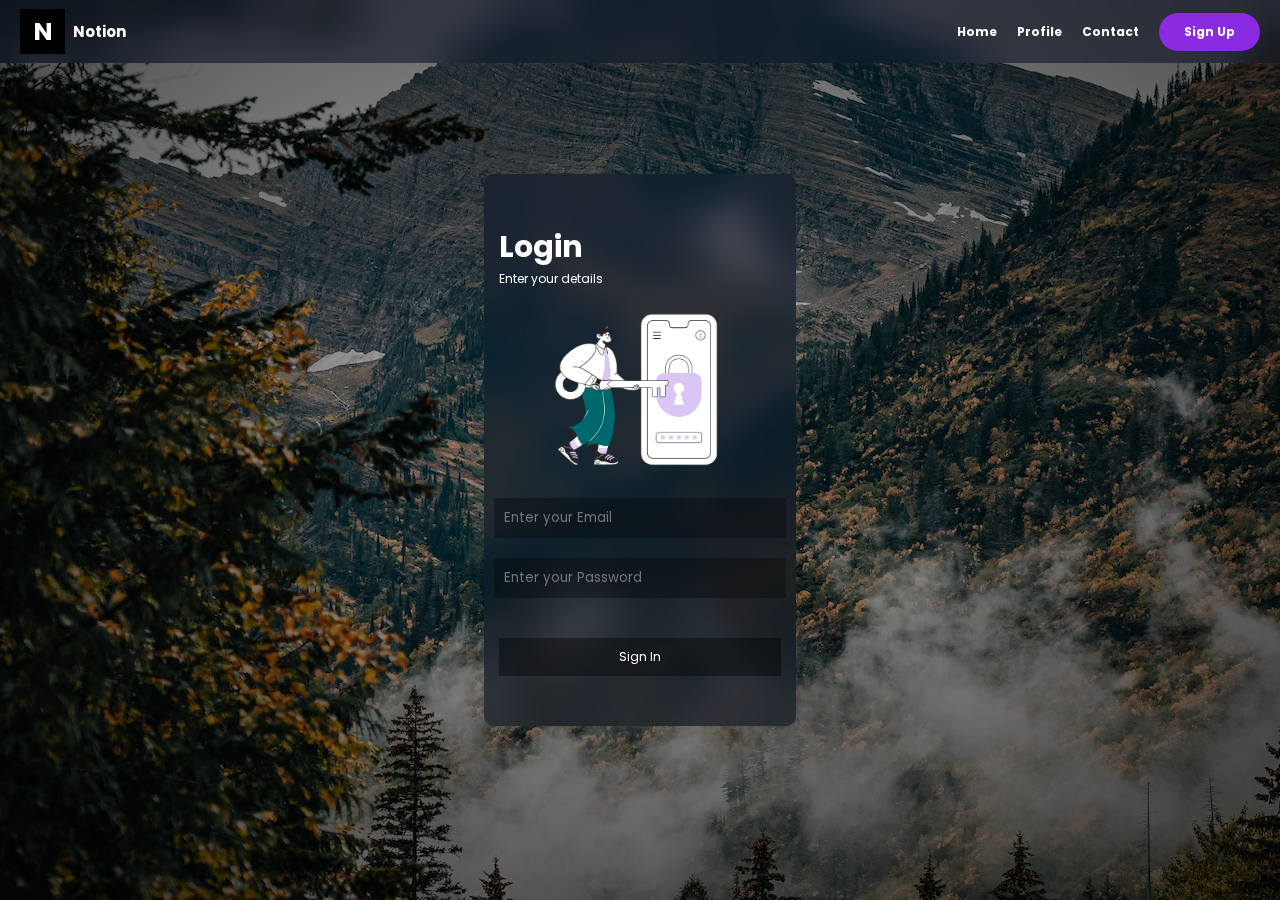
<file: login/login.html>
<!DOCTYPE html>
<html>
<head>
    <link rel="stylesheet" href="login.css">
</head>
<body>
    <div class="nav">
        <div class="row">
            <div class="logo">N</div>
            <div style="font-size: 15px;">Notion</div>
        </div>
        <div class="row">
            <a href="../index.html" style="font-size: 12px; margin-right: 20px;">Home</a>
            <a href="../profile/profile.html" style="font-size: 12px; margin-right: 20px;">Profile</a>
            <a style="font-size: 12px; margin-right: 20px;">Contact</a>
            <a href="#" class="signup-button">Sign Up</a>
        </div>
    </div>

    <div class="login-box">
        <div class="login-title">Login</div>
        <div class="login-content">Enter your details</div>
        <img src="../assets/login-img.png" alt="login-img" height="200px" width="200px">
        <input type="email" class="login-input" name="email" placeholder="Enter your Email" required>
        <input type="password" class="login-input" name="password" placeholder="Enter your Password" required>
        <input type="button" value="Sign In" class="login-button">
    </div>
    
</body>
</html>
</file>
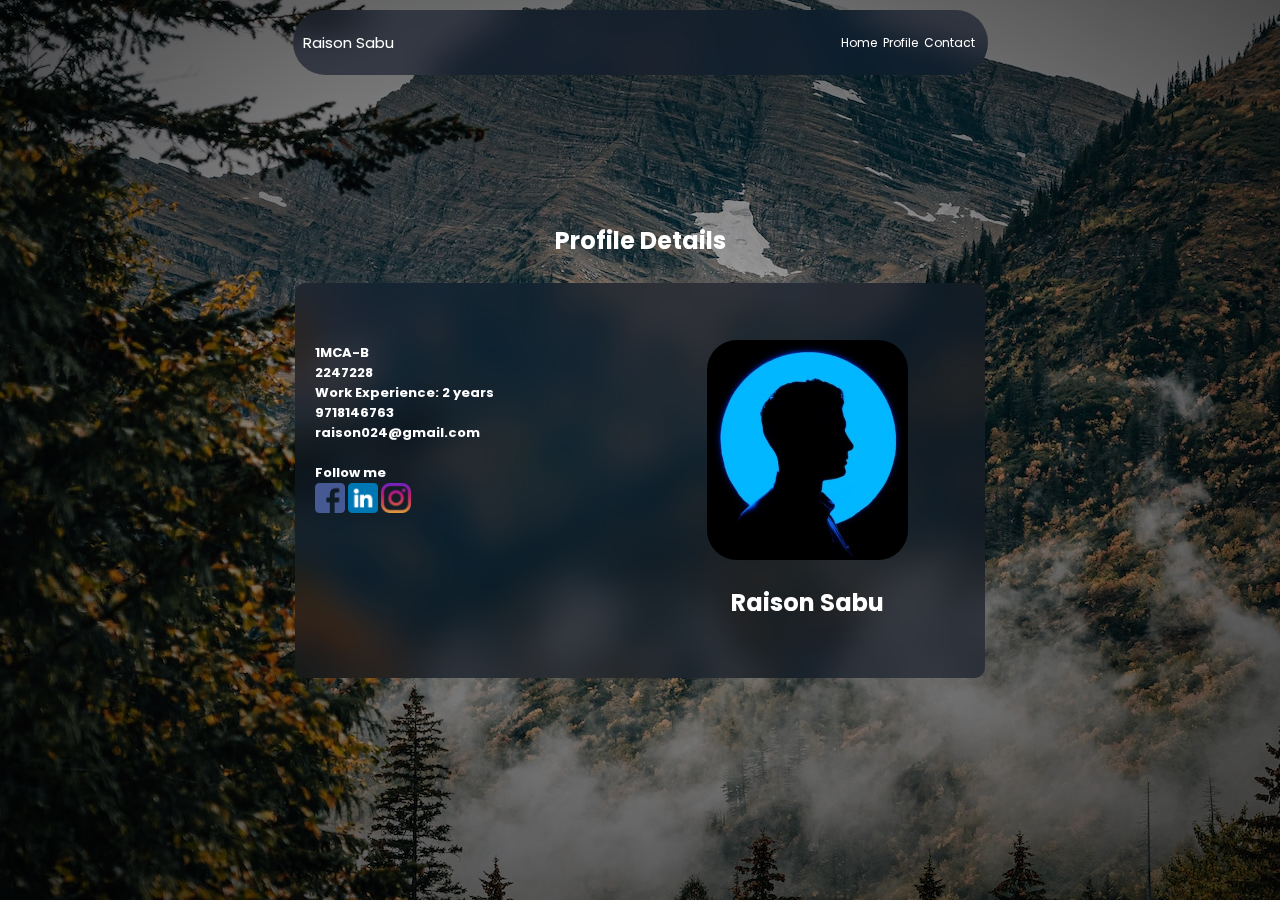
<file: profile/profile.html>
<!DOCTYPE html>
<html>
    <head>
        <link rel="stylesheet" href="profile.css">
    </head>
    <body>
        <div class="nav">
            <div style="font-size: 15px;">Raison Sabu</div>
            <div>
                <p style="font-size: 12px;">Home&nbsp;&nbsp;Profile&nbsp;&nbsp;Contact&nbsp;</p>
            </div>
        </div>
        <h2>Profile Details</h2>
        <br>
        <div class="row">

            <div class="box1">
                <h4>1MCA-B</h4>
                <h4>2247228</h4>
                <h4>Work Experience: 2 years</h4>
                <h4>9718146763</h4>
                <h4>raison024@gmail.com</h2>
                <br/>
                <h4>Follow me</h4>
                <img src="facebook.png" alt="" height="30px">
                <img src="linkedin.png" alt="" height="30px">
                <img src="instagram.png" alt="" height="30px">
            
            </div>

            <div class="box2">
                <img src="image.jpeg" alt="Profile Image" height="70%" style="border-radius: 30px;">
                <br/>
                <h2>Raison Sabu</h2>
            </div>

        </div>
    </body>
</html>
</file>
<file: login/login.css>
@import url('https://fonts.googleapis.com/css2?family=Poppins&display=swap');

*{
    margin: 0;
    padding: 0;
    font-family: 'Poppins', sans-serif;
    color: #fff;
}

a{
    text-decoration: none;
}

body{
    height: 100vh;
    width: 100%;
    background-image: radial-gradient(
        rgba(0, 0, 0, 0.2),
        rgba(0, 0, 0, 0.7)), url(../assets/bg.jpg);
    display: flex;
    flex-direction: column;
    align-items: center;
    justify-content: center;
    color: #000;
}

.nav{
    height: 7vh;
    width: 100%;
    position: absolute;
    top: 0;
    left: 0;
    background-color: white;
    display: flex;
    flex-direction: row;
    align-items: center;
    justify-content: space-between;
    font-weight: bold;
    backdrop-filter: blur(16px) saturate(200%);
    -webkit-backdrop-filter: blur(16px) saturate(200%);
    background-color: rgba(17, 25, 40, 0.62);
}

.logo{
    height: 5vh;
    width: 5vh;
    background-color: #000;
    margin-left: 20px;
    margin-right: 8px;
    color: #fff;
    font-size: 25px;
    display: flex;
    align-items: center;
    justify-content: center;
}

.row{
    display: flex;
    flex-direction: row;
    align-items: center;
    justify-content: center;
}

.signup-button{
    padding: 10px;
    padding-inline: 25px;
    border-radius: 50px;
    font-size: 12px;
    background-color: blueviolet;
    color: white;
    margin-right: 20px;
}

.login-box{
    padding: 15px;
    width: 22%;
    background-color: aqua;
    border-radius: 10px;
    display: flex;
    flex-direction: column;
    align-items: center;
    justify-content: center;
    padding-block: 50px;
    backdrop-filter: blur(16px) saturate(200%);
    -webkit-backdrop-filter: blur(16px) saturate(200%);
    background-color: rgba(17, 25, 40, 0.62);
}

.login-title{
    font-size: 30px;
    font-weight: bold;
    align-self: flex-start;
}
.login-content{
    font-size: 12px;
    font-weight: normal;
    align-self: flex-start;
}

.login-input{
    padding-block: 10px;
    width: 100%;
    background-color: rgba(0, 0, 0, 0.3);
    margin-bottom: 10px;
    margin-top: 10px;
    border-width: 0;
    padding-left: 10px;
}

.login-button{
    padding-block: 10px;
    width: 100%;
    font-size: 12px;
    background-color: rgba(0, 0, 0, 0.4);
    color: white;
    border-width: 0;
    margin-top: 30px;   
}
.login-button:hover{
    background-color: blueviolet;
}
</file>
<file: profile/profile.css>
@import url('https://fonts.googleapis.com/css2?family=Poppins&display=swap');

*{
    margin: 0;
    padding: 0;
    font-family: 'Poppins', sans-serif;
}

body{
    height: 100vh;
    width: 100%;
    background-image: radial-gradient(
        rgba(0, 0, 0, 0.2),
        rgba(0, 0, 0, 0.7)), url(./bg.jpg);
    display: flex;
    flex-direction: column;
    align-items: center;
    justify-content: center;
    color: #fff;
}

.nav{
    height: 5vh;
    width: 75vh;
    position: absolute;
    top: 10px;
    backdrop-filter: blur(16px) saturate(200%);
    -webkit-backdrop-filter: blur(16px) saturate(200%);
    background-color: rgba(17, 25, 40, 0.62);
    display: flex;
    flex-direction: row;
    align-items: center;
    justify-content: space-between;
    border-radius: 100px;
    padding: 10px;
    padding-inline: 10px;
}
.nav:hover{
    backdrop-filter: blur(10px) saturate(100%);
    -webkit-backdrop-filter: blur(10px) saturate(100%);
}

.row{
    padding: 10px;
    border-radius: 10px;
    backdrop-filter: blur(16px) saturate(200%);
    -webkit-backdrop-filter: blur(16px) saturate(200%);
    background-color: rgba(17, 25, 40, 0.62);
    display: flex;
    flex-direction: row;
    align-items: center;
    justify-content: center;
}
.row:hover{
    transform: scale(1.02);
    backdrop-filter: blur(10px) saturate(100%);
    -webkit-backdrop-filter: blur(10px) saturate(100%);
}

.box1{
    height: 35vh;
    width: 35vh;
    margin: 10px;
    font-size: 13px;
    padding-top: 40px;
}

.box2{
    height: 35vh;
    width: 35vh;
    margin: 10px;
    display: flex;
    flex-direction: column;
    align-items: center;
    justify-content: center;
}
</file>
